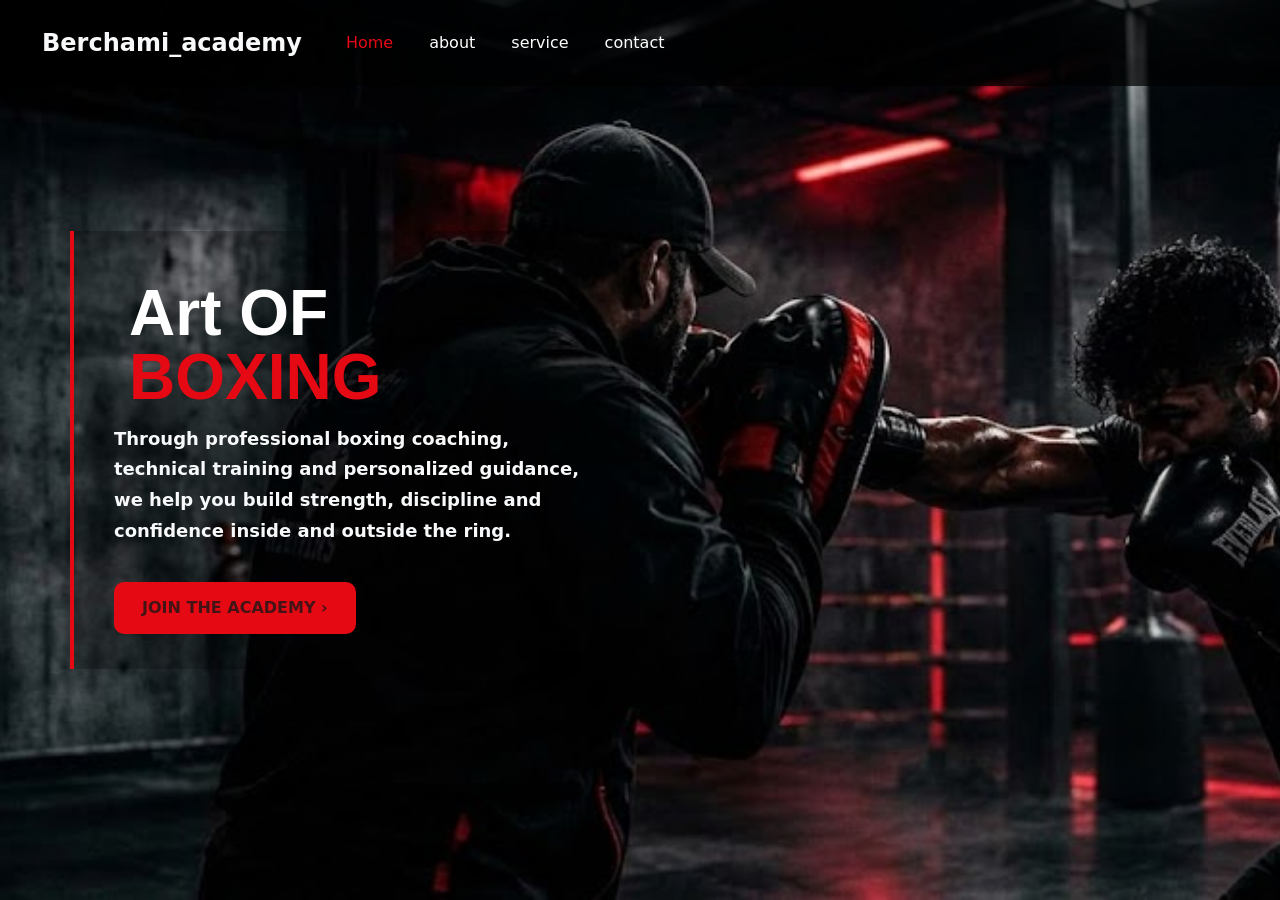
<file: index.html>
<!DOCTYPE html>
<html lang="en">
<head>
    <meta charset="UTF-8">
    <meta name="viewport" content="width=device-width, initial-scale=1.0">
    <title>Document</title>
    <link href="https://cdn.jsdelivr.net/npm/bootstrap@5.3.8/dist/css/bootstrap.min.css" rel="stylesheet" integrity="sha384-sRIl4kxILFvY47J16cr9ZwB07vP4J8+LH7qKQnuqkuIAvNWLzeN8tE5YBujZqJLB" crossorigin="anonymous">
    <link rel="stylesheet" href="style.css">

</head>
<body >
  <div class="home">
  <nav class="navbar navbar-expand-lg ">
  <div class="container-fluid">
    <a class="navbar-brand text-light " href="#">Berchami_academy</a>
    <button class="navbar-toggler" type="button" data-bs-toggle="collapse" data-bs-target="#navbarNav" aria-controls="navbarNav" aria-expanded="false" aria-label="Toggle navigation">
      <span class="navbar-toggler-icon"></span>
    </button>
    <div class="collapse navbar-collapse" id="navbarNav">
      <ul class="navbar-nav">
        <li class="nav-item">
          <a class="nav-link active" aria-current="page" href="index.html">Home</a>
        </li>
        <li class="nav-item">
          <a class="nav-link" href="about.html">about</a>
        </li>
        <li class="nav-item">
          <a class="nav-link" href="service.html">service</a>
        </li>
        

       <li class="nav-item">
          <a class="nav-link" href="contact.html">contact</a>
        </li>
      </ul>
    </div>
  </div>
</nav>
 <section class="service">

        <div class="container">
             <div class="row align-items-center min-vh-100">
                <div class="col-lg-6 content">

 <h1  id="header">
                   Art  OF <span>BOXING</span>
                    </h1>

                    <p class="text-light " id="first-p">
                       Through professional boxing coaching, technical training
and personalized guidance, we help you build strength,
discipline and confidence inside and outside the ring.

                    </p>

                    <div class="buttons">

                        <a href="contact.html" class="join-btn" id="home-btn">
                            JOIN THE ACADEMY
                            <b>›</b>
                        </a>

                        

                    </div>

                    

                    </div>

                </div>


                <!-- RIGHT -->
               
            </div>
        </div>

    </section>
</div>






<script src="https://cdn.jsdelivr.net/npm/bootstrap@5.3.8/dist/js/bootstrap.min.js" integrity="sha384-G/EV+4j2dNv+tEPo3++6LCgdCROaejBqfUeNjuKAiuXbjrxilcCdDz6ZAVfHWe1Y" crossorigin="anonymous"></script>
</body>
</html>
</file>
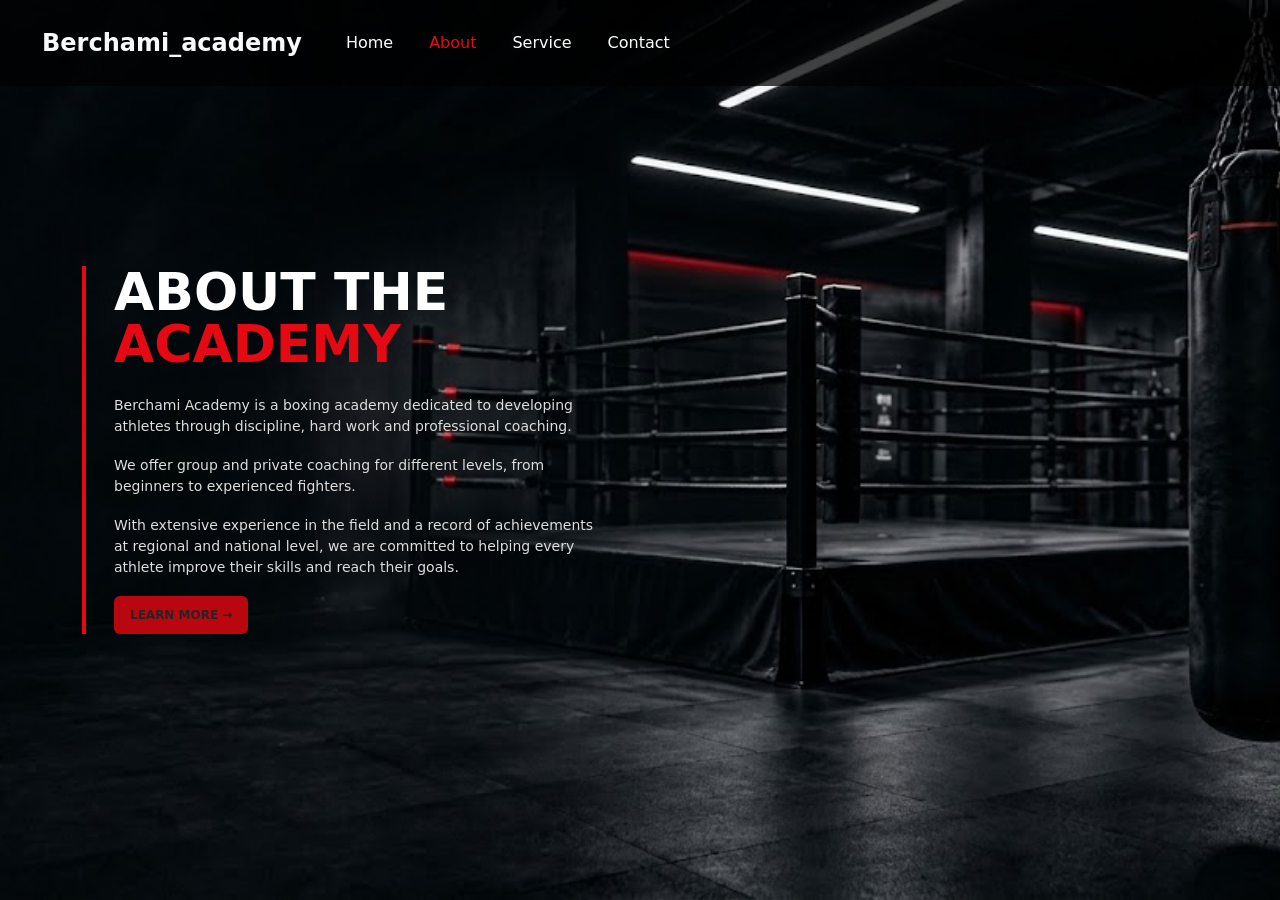
<file: about.html>
<!DOCTYPE html>
<html lang="en">
<head>
    <meta charset="UTF-8">
    <meta name="viewport" content="width=device-width, initial-scale=1.0">
    <title>Document</title>
    <link href="https://cdn.jsdelivr.net/npm/bootstrap@5.3.8/dist/css/bootstrap.min.css" rel="stylesheet" integrity="sha384-sRIl4kxILFvY47J16cr9ZwB07vP4J8+LH7qKQnuqkuIAvNWLzeN8tE5YBujZqJLB" crossorigin="anonymous">
    <link rel="stylesheet" href="style.css">
</head>
<body>
    <div class="about">
    <nav class="navbar navbar-expand-lg">
    <div class="container-fluid">

        <a class="navbar-brand text-light" href="index.html">
            Berchami_academy
        </a>

        <button class="navbar-toggler" 
                type="button"  data-bs-toggle="collapse"  data-bs-target="#navbarNav"  aria-controls="navbarNav"  aria-expanded="false"  aria-label="Toggle navigation">

            <span class="navbar-toggler-icon"></span>

        </button>

        <div class="collapse navbar-collapse" id="navbarNav">

            <ul class="navbar-nav">

                <li class="nav-item">
                    <a class="nav-link" href="index.html">
                        Home
                    </a>
                </li>

                <li class="nav-item">
                    <a class="nav-link active" href="about.html">
                        About
                    </a>
                </li>

                <li class="nav-item">
                    <a class="nav-link" href="service.html">
                        Service
                    </a>
                </li>
              


                <li class="nav-item">
                    <a class="nav-link" href="contact.html">
                        Contact
                    </a>
                </li>

            </ul>

        </div>
    </div>
</nav>
<section class="about-page">

    <div class="container">

        <div class="row align-items-center min-vh-100">

            <div class="col-lg-6">

                <div class="about-content">

                    

                    <h1>
                        ABOUT THE
                        <span>ACADEMY</span>
                    </h1>

                    <p>
                        Berchami Academy is a boxing academy dedicated
                        to developing athletes through discipline,
                        hard work and professional coaching.
                    </p>

                    <p>
                        We offer group and private coaching for different
                        levels, from beginners to experienced fighters.
                    </p>

                    <p>
                        With extensive experience in the field and a record
                        of achievements at regional and national level,
                        we are committed to helping every athlete improve
                        their skills and reach their goals.
                    </p>

                    <a href="service.html" class="btn">
                        LEARN MORE →
                    </a>

                </div>

            

        </div>

    </div>

</section>












</div>
<script src="https://cdn.jsdelivr.net/npm/bootstrap@5.3.8/dist/js/bootstrap.min.js" integrity="sha384-G/EV+4j2dNv+tEPo3++6LCgdCROaejBqfUeNjuKAiuXbjrxilcCdDz6ZAVfHWe1Y" crossorigin="anonymous"></script>

</body>
</html>
</file>
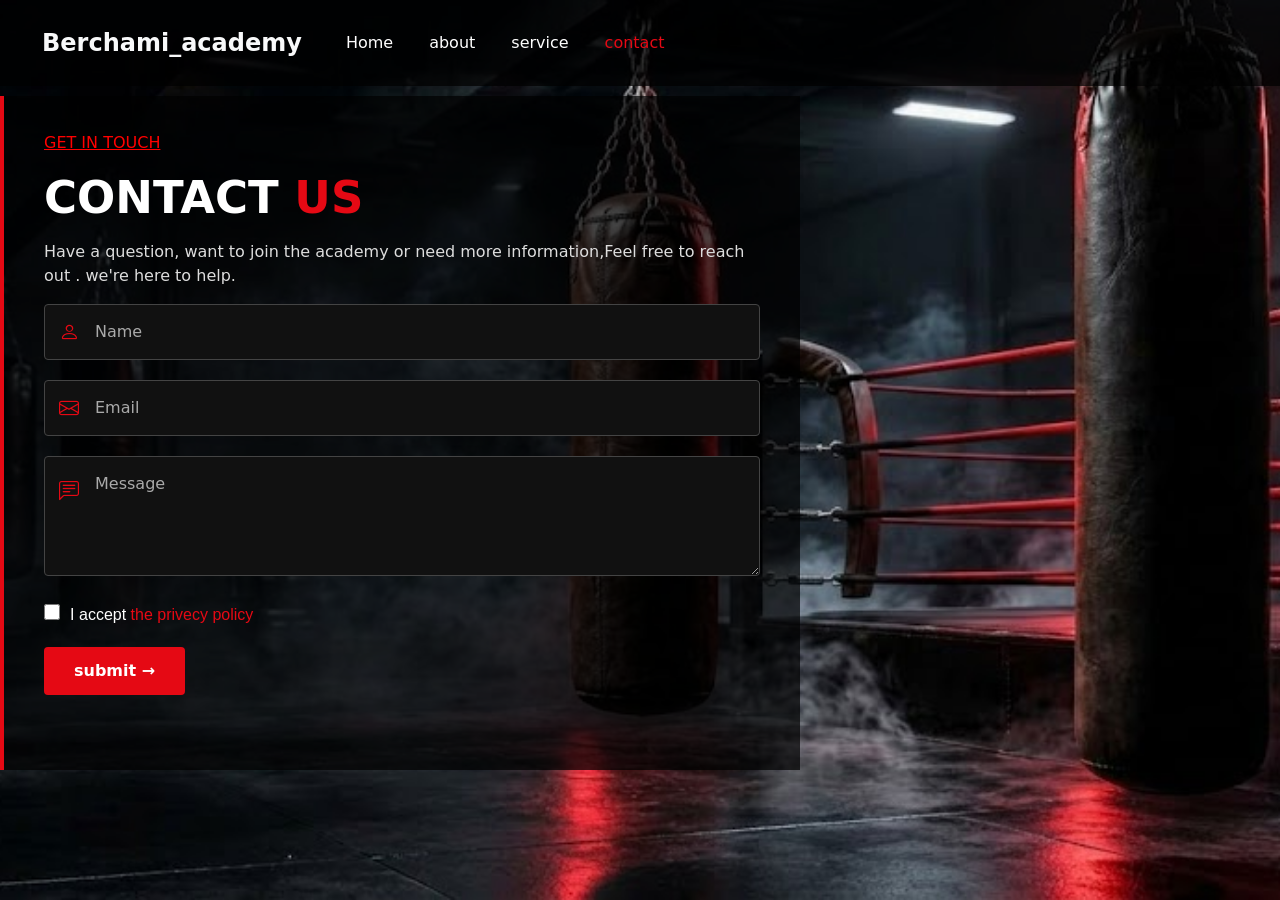
<file: contact.html>
<!DOCTYPE html>
<html lang="en">
<head>
    <meta charset="UTF-8">
    <meta name="viewport" content="width=device-width, initial-scale=1.0">
    <title>Document</title>
    <link href="https://cdn.jsdelivr.net/npm/bootstrap@5.3.8/dist/css/bootstrap.min.css" rel="stylesheet" integrity="sha384-sRIl4kxILFvY47J16cr9ZwB07vP4J8+LH7qKQnuqkuIAvNWLzeN8tE5YBujZqJLB" crossorigin="anonymous">
    <link rel="stylesheet" href="style.css">
    <link rel="stylesheet" href="https://cdn.jsdelivr.net/npm/bootstrap-icons@1.11.3/font/bootstrap-icons.min.css">

</head>
<body  class="contact">
  <div >
  <nav class="navbar navbar-expand-lg ">
  <div class="container-fluid">
    <a class="navbar-brand text-light " href="index.html">Berchami_academy</a>
    <button class="navbar-toggler" type="button" data-bs-toggle="collapse" data-bs-target="#navbarNav" aria-controls="navbarNav" aria-expanded="false" aria-label="Toggle navigation">
      <span class="navbar-toggler-icon"></span>
    </button>
    <div class="collapse navbar-collapse" id="navbarNav">
      <ul class="navbar-nav">
        <li class="nav-item">
          <a class="nav-link " aria-current="page" href="index.html">Home</a>
        </li>
        <li class="nav-item">
          <a class="nav-link" href="about.html">about</a>
        </li>
        <li class="nav-item">
          <a class="nav-link" href="service.html">service</a>
        </li>
        

       <li class="nav-item">
          <a class="nav-link active" href="contact.html">contact</a>
        </li>
      </ul>
    </div>
  </div>
</nav><br><br><br><br>

<div class="forme">
  <form >
    <p style="color: red; text-decoration: underline;">GET IN TOUCH</p>
    <h1>CONTACT <span class="red-text">US</span></h1>
    <p>Have a question, want to join the academy or need more information,Feel free to reach out . we're here to help.</p>
  
  <div class="input-box">
    <i class="bi bi-person"></i>
    <input type="text" placeholder="Name">
</div>

<div class="input-box">
    <i class="bi bi-envelope"></i>
    <input type="email" placeholder="Email">
</div>

<div class="input-box message-box">
    <i class="bi bi-chat-left-text"></i>
    <textarea placeholder="Message"></textarea>
</div>
  <input type="checkbox" name="" id="checkbox">
  <label for="checkbox" class="text">I accept
    <span class="red-texte"> the privecy policy</span> </label><br>
  <button type="submit">submit →</button><br><br>
  <p id="result"></p>
</form></div>













</div>






<script src="https://cdn.jsdelivr.net/npm/bootstrap@5.3.8/dist/js/bootstrap.min.js" integrity="sha384-G/EV+4j2dNv+tEPo3++6LCgdCROaejBqfUeNjuKAiuXbjrxilcCdDz6ZAVfHWe1Y" crossorigin="anonymous"></script>
<script src="script.js"></script>
</body>
</html>
</file>
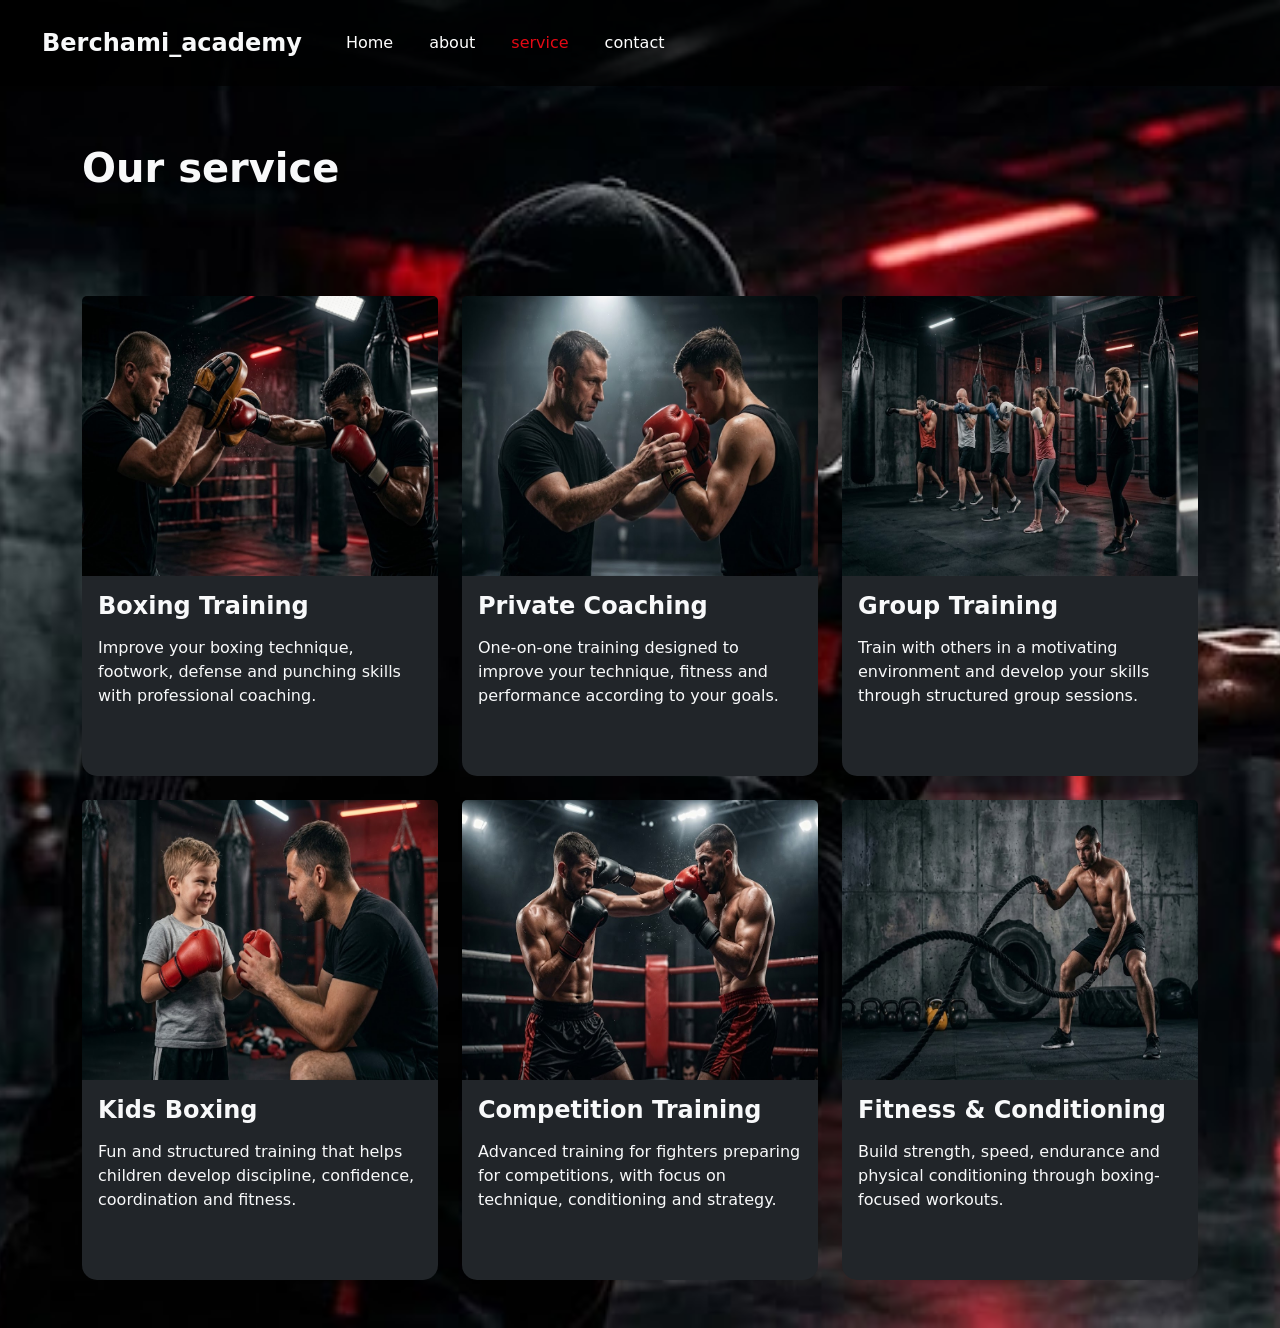
<file: service.html>
<!DOCTYPE html>
<html lang="en">
<head>
    <meta charset="UTF-8">
    <meta name="viewport" content="width=device-width, initial-scale=1.0">
    <title>Document</title>
    <link href="https://cdn.jsdelivr.net/npm/bootstrap@5.3.8/dist/css/bootstrap.min.css" rel="stylesheet" integrity="sha384-sRIl4kxILFvY47J16cr9ZwB07vP4J8+LH7qKQnuqkuIAvNWLzeN8tE5YBujZqJLB" crossorigin="anonymous">
    <link rel="stylesheet" href="style.css">

</head>
<body >
  <div class="service">
  <nav class="navbar navbar-expand-lg mb-5">
  <div class="container-fluid">
    <a class="navbar-brand text-light " href="index.html">Berchami_academy</a>
    <button class="navbar-toggler" type="button" data-bs-toggle="collapse" data-bs-target="#navbarNav" aria-controls="navbarNav" aria-expanded="false" aria-label="Toggle navigation">
      <span class="navbar-toggler-icon"></span>
    </button>
    <div class="collapse navbar-collapse" id="navbarNav">
      <ul class="navbar-nav">
        <li class="nav-item">
          <a class="nav-link" aria-current="page" href="index.html">Home</a>
        </li>
        <li class="nav-item">
          <a class="nav-link" href="about.html">about</a>
        </li>
        <li class="nav-item">
          <a class="nav-link active" href="service.html">service</a>
        </li>
      

       <li class="nav-item">
          <a class="nav-link" href="contact.html">contact</a>
        </li>
      </ul>
    </div>
  </div>
</nav>
<div class="container py-5 d-grid gap-3">
           <div class="d-flex justify-content-between align-items-center mb-1" id="titre">
                <h1 class="mb-3 fw-bold text-light lh-1 fs-1">Our service</h1>
                
            </div>

            <div class="row g-4 mt-5">
                <div class="col-md-4">
                    <div class="card" style="width: 100%;">
      <img src="images/1.png" class="card-img-top" alt="Boxing Training">
    <div class="card-body  text-light ">
                                <h5 class="card-title">Boxing Training</h5>
                                    <p class="card-text">Improve your boxing technique, footwork, defense and punching skills with professional coaching.</p>
                            
          </div>
                    </div>
     </div>

       <div class="col-md-4">
                    <div class="card" style="width: 100%;">
      <img src="images/2.png" class="card-img-top" alt="Private Coaching">
      <div class="card-body  text-light">
     <h5 class="card-title">Private Coaching</h5>
                        <p class="card-text">One-on-one training designed to improve your technique, fitness and performance according to your goals.</p>
                            
                        </div>
                    </div>
                </div>
                <div class="col-md-4">
                    <div class="card" style="width: 100%;">
                        <img src="images/3.png" class="card-img-top" alt="Group Training">
                        <div class="card-body  text-light">
                            <h5 class="card-title">Group Training</h5>
                            <p class="card-text">Train with others in a motivating environment and develop your skills through structured group sessions.</p>
                           
                        </div>
                    </div>
                </div>

                <div class="col-md-4">
                    <div class="card" style="width: 100%;">
                        <img src="images/4.png" class="card-img-top" alt="Kids Boxing">
                        <div class="card-body text-light">
                            <h5 class="card-title">Kids Boxing</h5>
                            <p class="card-text">Fun and structured training that helps children develop discipline, confidence, coordination and fitness.</p>
                           
                        </div>
                    </div>
                </div>
                <div class="col-md-4">
                    <div class="card" style="width: 100%;">
                        <img src="images/5.png" class="card-img-top" alt="Competition Training">
                        <div class="card-body text-light">
                            <h5 class="card-title">Competition Training</h5>
                            <p class="card-text">Advanced training for fighters preparing for competitions, with focus on technique, conditioning and strategy.</p>
                           
                        </div>
                    </div>
                </div>
                <div class="col-md-4">
                    <div class="card" style="width: 100%;">
                        <img src="images/6.png" class="card-img-top" alt="Fitness & Conditioning">
                        <div class="card-body  text-light">
                            <h5 class="card-title">Fitness & Conditioning</h5>
                            <p class="card-text">Build strength, speed, endurance and physical conditioning through boxing-focused workouts.</p>
                           
                        </div>
                    </div>
                </div>
            </div>
   
</div>
</div>





<script src="https://cdn.jsdelivr.net/npm/bootstrap@5.3.8/dist/js/bootstrap.min.js" integrity="sha384-G/EV+4j2dNv+tEPo3++6LCgdCROaejBqfUeNjuKAiuXbjrxilcCdDz6ZAVfHWe1Y" crossorigin="anonymous"></script>
</body>
</html>
</file>
<file: style.css>
.home {
    min-height: 100vh;
    background-image: url(images/home.png);
    background-size: cover;
    background-position: center;
}

.about{
    min-height: 100vh;
    background-image: url(images/aboutbg.png);
    background-size: cover;
    background-position: center;
}
.service{
    min-height: 100vh;
    background-image: url(images/service.png);
    background-size: cover;
    background-position: center;
}
.contact{
    min-height: 100vh;
    background-image: url(images/contact.png);
    background-size: cover;
    background-position: center;
}



.navbar {
    background-color: rgba(0, 0, 0, 0.734);

    position: absolute;
    top: 0;
    left: 0;
    width: 100%;
    padding: 20px 30px;
   
}

.navbar-brand {
    color: white;
    font-size: 24px;
    font-weight: bold;
}

.navbar-nav .nav-link {
    color: white;
    font-weight: 500;
    margin-left: 20px;
}

.navbar-nav .nav-link:hover {
    color: #e50914;
}

.navbar-nav .nav-link.active {
    color: #e50914;
}

.navbar-toggler {
    border-color: white;
}

.navbar-toggler-icon {
    filter: invert(1);
}

.content {
    background-color: rgba(0, 0, 0, 0.25);
    padding: 35px 40px;
    border-left: 4px solid #e50914;
    max-width: 700px;
}

#header {
    margin: 15px;
    font-family: Arial, sans-serif;
    font-weight: bold;
    color: white;
    font-size: 64px;
    line-height: 1;
}

#header span {
    color: #e50914;
}

#first-p {
    font-weight: bold;
    max-width: 580px;
    font-size: 18px;
    line-height: 1.7;
    color: #e5e5e5;
}

#home-btn {
    display: inline-block;
    margin-top: 20px;
    padding: 14px 28px;
    background-color: #e50914;
    color: rgba(32, 22, 22, 0.825);
    text-decoration: none;
    font-weight: bold;
    border-radius: 10px;
}

#home-btn:hover {
    background-color: white;
    color: #111;
}



.about-content {
    border-left: 4px solid #e50914;
    padding-left: 28px;
    max-width: 520px;
}

.about-content h1 {
    color: white;
    font-size: 52px;
    font-weight: bold;
    line-height: 1;
    margin-bottom: 25px;
}

.about-content h1 span {
    display: block;
    color: #e50914;
}


.about-content p {
    color: #ddd;
    font-size: 14px;
    line-height: 1.5;
    margin-bottom: 18px;
}

.about-content .btn {
    
    border: none;
    padding: 10px 16px;
    font-size: 12px;
    font-weight: bold;
}

.about-content .btn{
    background-color: #b90710;
}
.btn:hover{
    background-color: white;
}

.card {
    height: 480px;
    width: 100%;
    border: none ;
    border-radius: 15px;
    
    background-color: #212529;
}
.card-img-top {
    height: 280px;
   
}

.card-title {
    font-size: 24px;
    font-weight: bold;
    margin-bottom: 15px;
}

.card-text {
    font-size: 16px;

}
.card:hover{
    transform: scale(1.02);
    cursor: pointer;
}
#titre{
    margin-top: 100px;
}
/* CONTACT FORM */
.forme {
    color: white;
    display: flex;
    justify-content: start;
    align-items: center;
    background-color: rgba(0, 0, 0, 0.70);
    padding: 35px 40px;
    max-width: 800px;
    border-left: 4px solid #e50914;

    margin-top: 0;
    margin-bottom: 40px;    
}

.forme form {
    width: 100%;
}

.forme h1 {
    font-size: 45px;
    font-weight: bold;
    margin-bottom: 15px;
}

.forme p {
    color: #ddd;
}

/* RED TEXT */
.red-text {
    color: #e50914;
}

.red-texte {
    color: #e50914;
}

/* INPUT */
.input-box {
    position: relative;
    margin-bottom: 20px;
}

.input-box i {
    position: absolute;
    left: 15px;
    top: 50%;
    transform: translateY(-50%);
    color: #e50914;
    font-size: 20px;
    z-index: 2;
}

.input-box input,.input-box textarea {
    width: 100%;
    padding: 15px 15px 15px 50px;
    background-color: #111;
    border: 1px solid #444;
    color: white;
    border-radius: 4px;
}

/* MESSAGE */
.input-box textarea {
    height: 120px;
    
}

/* icon message */
.input-box.message-box i {
    top: 20px;
    transform: none;
}

/* PLACEHOLDER */
.input-box input::placeholder,
.input-box textarea::placeholder {
    color: #aaa;
}

/* CHECKBOX */
#checkbox {
    accent-color: #e50914;
    width: 16px;
    height: 16px;
}

.text {
    font-family: Arial, Helvetica, sans-serif;
    font-size: 16px;
    color: white;
    margin-left: 5px;
}

/* BUTTON */
.forme button {
    margin-top: 20px;
    padding: 12px 30px;
    background-color: #e50914;
    color: white;
    border: none;
    font-weight: bold;
    border-radius: 4px;
    cursor: pointer;
}

.forme button:hover {
    background-color: white;
    color: #111;
}
/* MOBILE */
@media (max-width: 991px) {

    .navbar {
        padding: 15px 20px;
    }

    .navbar-collapse {
        position: absolute;
        top: 70px;
        right: 20px;
        width: 220px;
        background-color: rgba(0, 0, 0, 0.92);
        padding: 15px 20px;
    }

    .navbar-nav .nav-link {
        margin-left: 0;
        padding: 10px 0;
    }

    #header {
        font-size: 45px;
    }

    .about-content h1 {
        font-size: 42px;
    }
}
</file>
